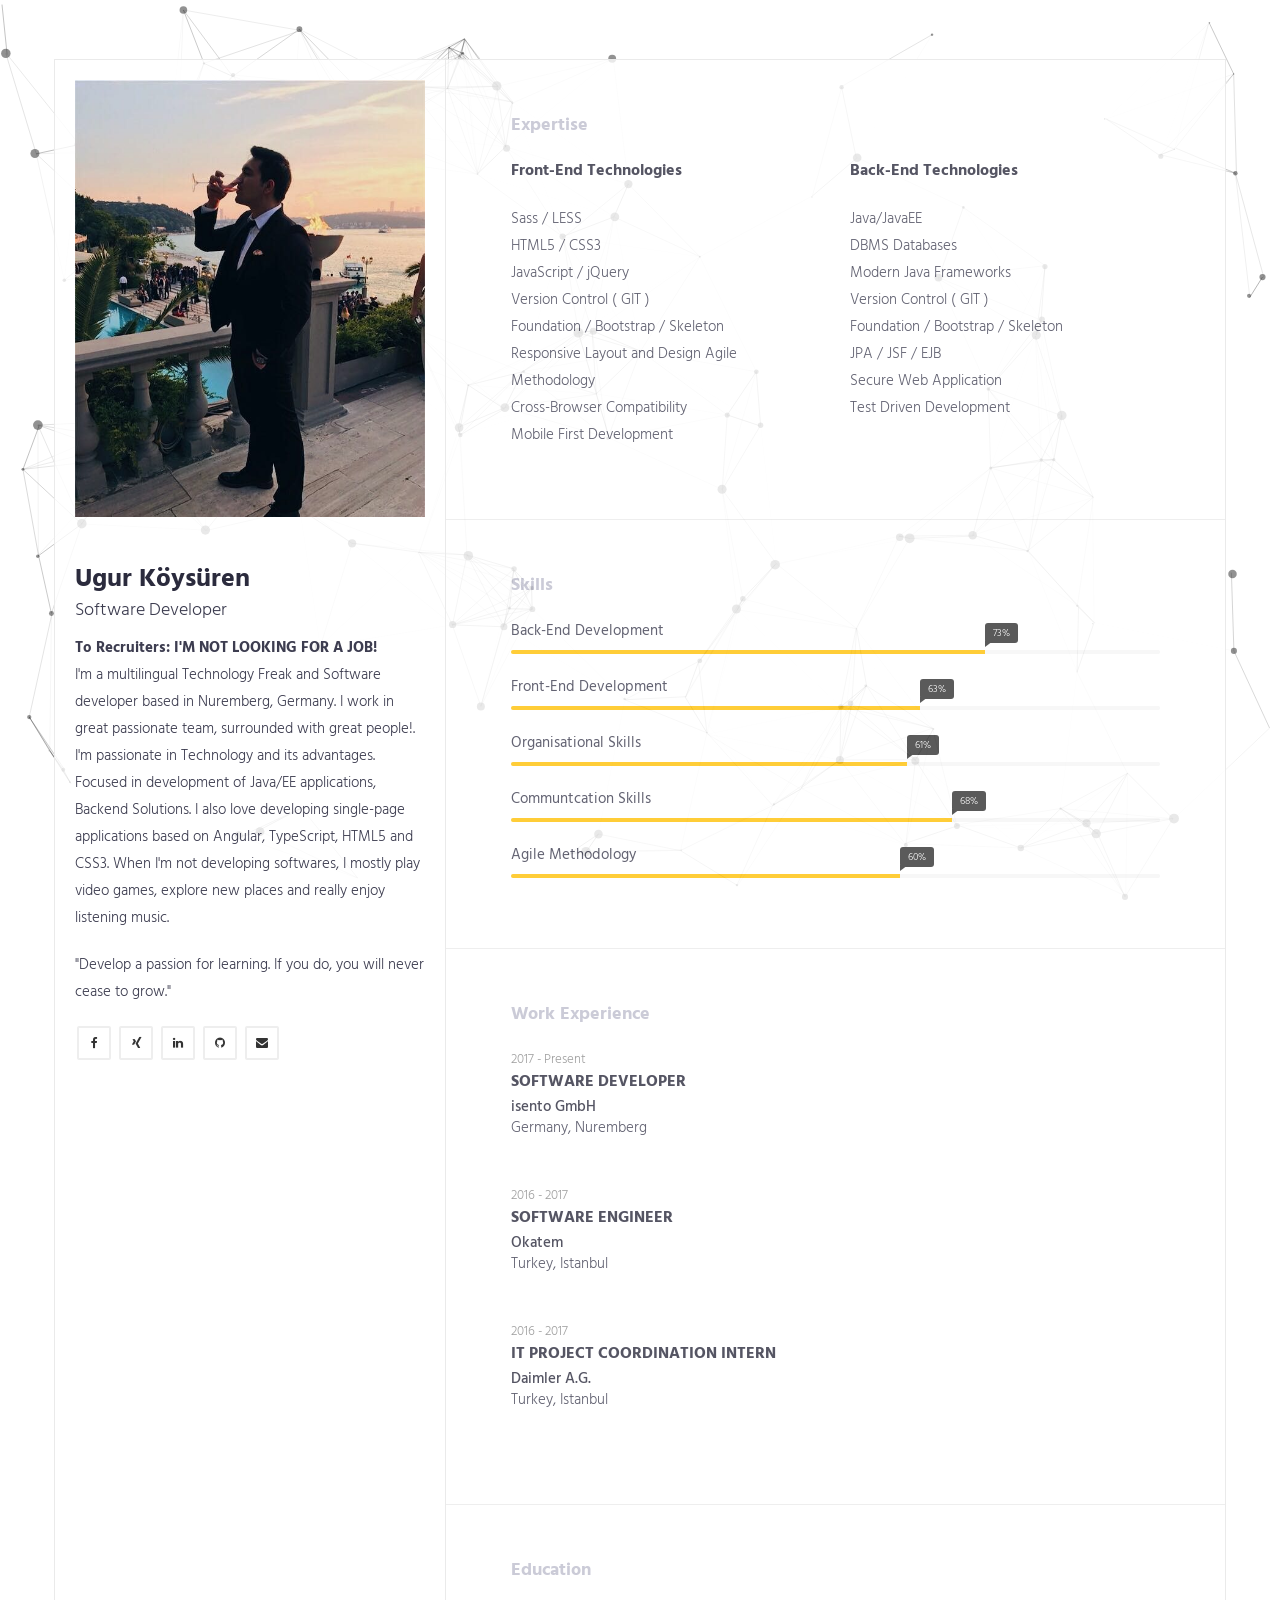
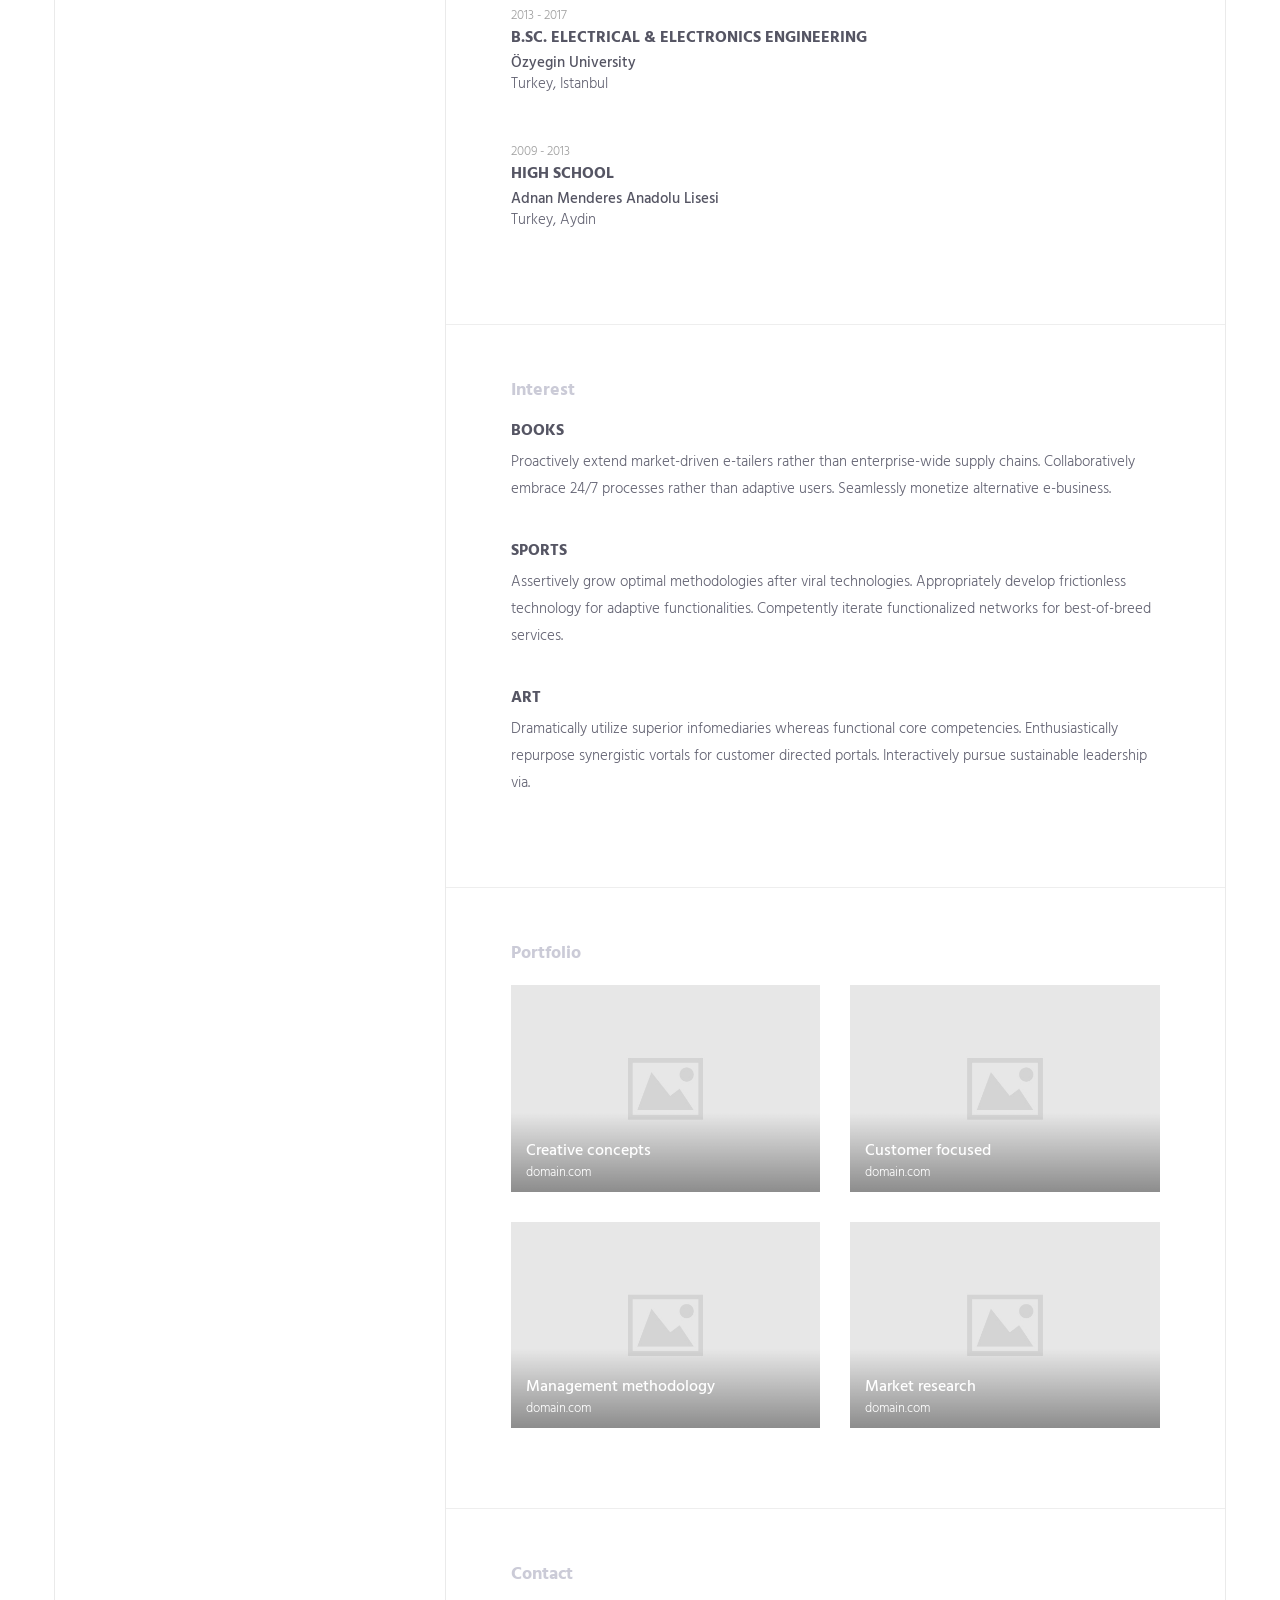
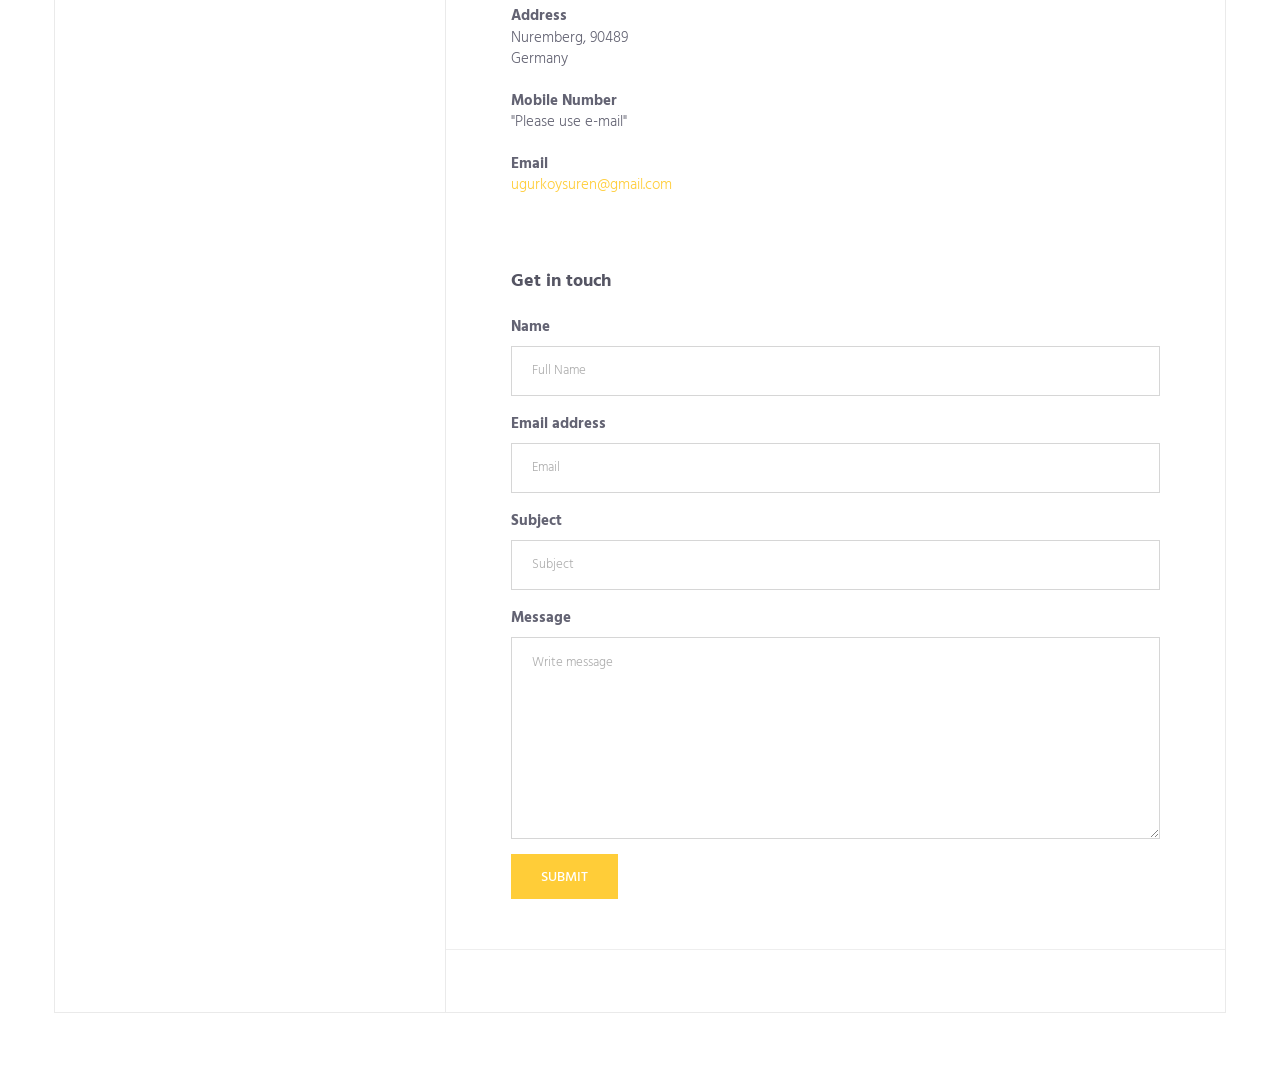
<file: index.html>
<!DOCTYPE html>
<html>

<head>
    <meta charset="utf-8">
    <meta http-equiv="X-UA-Compatible" content="IE=edge">
    <meta name="viewport" content="width=device-width, initial-scale=1">
    <!-- The above 3 meta tags *must* come first in the head; any other head content must come *after* these tags -->
    <title>Ugur Koysuren - Software Developer</title>

    <!-- favicon -->
    <link href="favicon.png" rel=icon>

    <!-- web-fonts -->
    <link href="https://fonts.googleapis.com/css?family=Hind:300,400,500,600,700" rel="stylesheet">

    <!-- font-awesome -->
    <link href="css/font-awesome.min.css" rel="stylesheet">

    <!-- Bootstrap -->
    <link href="css/bootstrap.min.css" rel="stylesheet">

    <!-- Style CSS -->
    <link href="css/style.css" rel="stylesheet">

    <!-- HTML5 shim and Respond.js for IE8 support of HTML5 elements and media queries -->
    <!-- WARNING: Respond.js doesn't work if you view the page via file:// -->
    <!--[if lt IE 9]>
    <script src="https://oss.maxcdn.com/html5shiv/3.7.2/html5shiv.min.js"></script>
    <script src="https://oss.maxcdn.com/respond/1.4.2/respond.min.js"></script>
    <![endif]-->


</head>

<body id="page-top" data-spy="scroll" data-target=".navbar">


    <div id="main-wrapper">
        <!-- Page Preloader -->
        <div id="preloader">
            <div id="status">
                <div class="status-mes"></div>
            </div>
        </div>

        <div class="columns-block container" style="z-index: 100;position: relative;">
            <div class="left-col-block blocks">
                <header class="header theiaStickySidebar">
                    <div class="profile-img">
                        <img src="img/img-profile.jpg" class="img-responsive" alt="" />
                    </div>
                    <div class="content">
                        <h1>Ugur Köysüren</h1>
                        <span class="lead">Software Developer</span>

                        <div class="about-text">
                            <p>
                                    <strong>
                                            To Recruiters: I'M NOT LOOKING FOR A JOB!
                                         </strong>
                                        </br>
                                I'm a multilingual Technology Freak and Software developer based in Nuremberg, Germany. 
                                I work in great passionate team, surrounded with great people!. I'm passionate in Technology and
                                its advantages. Focused in development of Java/EE applications, Backend Solutions. I also
                                love developing single-page applications based on Angular, TypeScript, HTML5 and CSS3. When
                                I'm not developing softwares, I mostly play video games, explore new places and really enjoy
                                listening music.</br>
                               
                            </p>
                            <p>"Develop a passion for learning. If you do, you will never cease to grow."</p>
                            <!--  <p>
                                <img src="img/Signature.png" alt="" class="img-responsive" />
                            </p> -->
                        </div>
                        <ul class="social-icon">
                            <li>
                                <a href="https://www.facebook.com/koysurenugur">
                                    <i class="fa fa-facebook" aria-hidden="true"></i>
                                </a>
                            </li>
                            <li>
                                <a href="https://www.xing.com/profile/Ugur_Koeysueren">
                                    <i class="fa fa-xing " aria-hidden="true"></i>
                                </a>
                            </li>
                            <li>
                                <a href="https://www.linkedin.com/in/koysurenugur/">
                                    <i class="fa fa-linkedin" aria-hidden="true"></i>
                                </a>
                            </li>
                            <li>
                                <a href="https://github.com/ugurkoysuren">
                                    <i class="fa fa-github" aria-hidden="true"></i>
                                </a>
                            </li>
                            <li>
                                <a href="mailto:ugurkoysuren@gmail.com?Subject=Hello">
                                    <i class="fa fa-envelope" aria-hidden="true"></i>
                                </a>
                            </li>
                        </ul>
                    </div>

                </header>
                <!-- .header-->
            </div>
            <!-- .left-col-block -->


            <div class="right-col-block blocks">
                <div class="theiaStickySidebar">
                    <section class="expertise-wrapper section-wrapper gray-bg">
                        <div class="container-fluid">
                            <div class="row">
                                <div class="col-md-12">
                                    <div class="section-title">
                                        <h2>Expertise</h2>
                                    </div>
                                </div>
                            </div>
                            <!-- .row -->

                            <div class="row">
                                <div class="col-md-6">
                                    <div class="expertise-item">
                                        <h3> Front-End Technologies</h3>
                                        <p>
                                            <ul>
                                                <li>Sass / LESS </li>
                                                <li>HTML5 / CSS3 </li>
                                                <li>JavaScript / jQuery </li>
                                                <li>Version Control ( GIT )</li>
                                                <li>Foundation / Bootstrap / Skeleton</li>
                                                <li>Responsive Layout and Design Agile Methodology</li>
                                                <li>Cross-Browser Compatibility</li>
                                                <li>Mobile First Development</li>
                                            </ul>
                                        </p>
                                    </div>
                                </div>
                                <div class="col-md-6">
                                    <div class="expertise-item">
                                        <h3>Back-End Technologies </h3>
                                        <p>
                                            <ul>
                                                <li>Java/JavaEE</li>
                                                <li>DBMS Databases</li>
                                                <li>Modern Java Frameworks</li>
                                                <li>Version Control ( GIT )</li>
                                                <li>Foundation / Bootstrap / Skeleton</li>
                                                <li>JPA / JSF / EJB</li>
                                                <li>Secure Web Application</li>
                                                <li>Test Driven Development</li>
                                            </ul>
                                        </p>
                                    </div>
                                </div>
                            </div>
                            <!-- <div class="row">
                                <div class="col-md-6">
                                    <div class="expertise-item">
                                        <h3>Interactively incubate</h3>

                                        <p>
                                            Interactively myocardinate high standards in initiatives rather than next-generation.
                                        </p>
                                    </div>
                                </div>

                                <div class="col-md-6">
                                    <div class="expertise-item">
                                        <h3>Globally streamline</h3>

                                        <p>
                                            Dynamically initiate client-based convergence vis-a-vis performance based. </p>
                                    </div>
                                </div>

                            </div>
 -->

                        </div>
                    </section>
                    <!-- .expertise-wrapper -->

                    <section class="section-wrapper skills-wrapper">
                        <div class="container-fluid">
                            <div class="row">
                                <div class="col-md-12">
                                    <div class="section-title">
                                        <h2>Skills</h2>
                                    </div>
                                </div>

                            </div>
                            <div class="row">
                                <div class="col-md-12">
                                    <div class="progress-wrapper">

                                        <div class="progress-item">
                                            <span class="progress-title">Back-End Development</span>

                                            <div class="progress">
                                                <div class="progress-bar" role="progressbar" aria-valuenow="62" aria-valuemin="0" aria-valuemax="100" style="width: 73%">
                                                    <span class="progress-percent"> 73%</span>
                                                </div>
                                            </div>
                                            <!-- .progress -->
                                        </div>
                                        <!-- .skill-progress -->


                                        <div class="progress-item">
                                            <span class="progress-title">Front-End Development</span>

                                            <div class="progress">
                                                <div class="progress-bar" role="progressbar" aria-valuenow="90" aria-valuemin="0" aria-valuemax="100" style="width: 63%">
                                                    <span class="progress-percent"> 63%</span>
                                                </div>
                                            </div>
                                            <!-- /.progress -->
                                        </div>
                                        <!-- /.skill-progress -->


                                        <div class="progress-item">
                                            <span class="progress-title">Organisational Skills</span>

                                            <div class="progress">
                                                <div class="progress-bar" role="progressbar" aria-valuenow="75" aria-valuemin="0" aria-valuemax="100" style="width: 61%;">
                                                    <span class="progress-percent"> 61%</span>
                                                </div>
                                            </div>
                                            <!-- /.progress -->
                                        </div>
                                        <!-- /.skill-progress -->

                                        <div class="progress-item">
                                            <span class="progress-title">Communtcation Skills</span>

                                            <div class="progress">
                                                <div class="progress-bar" role="progressbar" aria-valuenow="55" aria-valuemin="0" aria-valuemax="100" style="width: 68%;">
                                                    <span class="progress-percent"> 68%</span>
                                                </div>
                                            </div>
                                            <!-- /.progress -->
                                        </div>
                                        <!-- /.skill-progress -->
                                        <div class="progress-item">
                                            <span class="progress-title">Agile Methodology</span>

                                            <div class="progress">
                                                <div class="progress-bar" role="progressbar" aria-valuenow="55" aria-valuemin="0" aria-valuemax="100" style="width: 60%;">
                                                    <span class="progress-percent"> 60%</span>
                                                </div>
                                            </div>
                                            <!-- .progress -->
                                        </div>
                                        <!-- .skill-progress -->

                                    </div>
                                    <!-- /.progress-wrapper -->
                                </div>
                            </div>
                            <!--.row -->
                        </div>
                        <!-- .container-fluid -->
                    </section>
                    <!-- .skills-wrapper -->

                    <section class="section-wrapper section-experience gray-bg">
                        <div class="container-fluid">
                            <div class="row">
                                <div class="col-md-12">
                                    <div class="section-title">
                                        <h2>Work Experience</h2>
                                    </div>
                                </div>
                            </div>
                            <!--.row-->
                            <div class="row">
                                <div class="col-md-12">
                                    <div class="content-item">
                                        <small>2017 - Present</small>
                                        <h3>Software Developer</h3>
                                        <h4>isento GmbH</h4>

                                        <p>Germany, Nuremberg</p>
                                    </div>
                                    <!-- .experience-item -->
                                    <div class="content-item">
                                        <small>2016 - 2017</small>
                                        <h3>Software Engineer</h3>
                                        <h4>Okatem</h4>

                                        <p>Turkey, Istanbul</p>
                                    </div>
                                    <!-- .experience-item -->
                                    <div class="content-item">
                                        <small>2016 - 2017</small>
                                        <h3>IT Project Coordination Intern</h3>
                                        <h4>Daimler A.G.</h4>

                                        <p>Turkey, Istanbul</p>
                                    </div>
                                    <!-- .experience-item -->
                                </div>
                            </div>
                            <!--.row-->
                        </div>
                        <!-- .container-fluid -->

                    </section>
                    <!-- .section-experience -->

                    <section class="section-wrapper section-education">
                        <div class="container-fluid">
                            <div class="row">
                                <div class="col-md-12">
                                    <div class="section-title">
                                        <h2>Education</h2>
                                    </div>
                                </div>
                            </div>
                            <!--.row-->
                            <div class="row">
                                <div class="col-md-12">
                                    <div class="content-item">
                                        <small>2013 - 2017</small>
                                        <h3>B.Sc. Electrical & Electronics Engineering</h3>
                                        <h4>Özyegin University</h4>

                                        <p>Turkey, Istanbul</p>
                                    </div>
                                    <!-- .experience-item -->
                                    <div class="content-item">
                                        <small>2009 - 2013</small>
                                        <h3>High School</h3>
                                        <h4>Adnan Menderes Anadolu Lisesi</h4>
                                        <p>Turkey, Aydin</p>
                                    </div>
                                    <!-- .experience-item -->


                                    <!-- <div class="content-item">
                                        <small>2002 - 2006</small>
                                        <h3>BA (Hons) Design</h3>
                                        <h4>University of Michigan</h4>

                                        <p>United Kingdom, London</p>
                                    </div> -->
                                    <!-- .experience-item -->
                                </div>
                            </div>
                            <!--.row-->
                        </div>
                        <!-- .container-fluid -->

                    </section>
                    <!-- .section-education -->

                    <section class="section-wrapper section-interest gray-bg">
                        <div class="container-fluid">
                            <div class="row">
                                <div class="col-md-12">
                                    <div class="section-title">
                                        <h2>Interest</h2>
                                    </div>
                                </div>
                            </div>
                            <!-- .row -->

                            <div class="row">
                                <div class="col-md-12">
                                    <div class="content-item">
                                        <h3>Books</h3>

                                        <p>Proactively extend market-driven e-tailers rather than enterprise-wide supply chains.
                                            Collaboratively embrace 24/7 processes rather than adaptive users. Seamlessly
                                            monetize alternative e-business.</p>
                                    </div>
                                    <div class="content-item">
                                        <h3>Sports</h3>

                                        <p>Assertively grow optimal methodologies after viral technologies. Appropriately develop
                                            frictionless technology for adaptive functionalities. Competently iterate functionalized
                                            networks for best-of-breed services.</p>

                                    </div>
                                    <div class="content-item">
                                        <h3>Art</h3>

                                        <p>Dramatically utilize superior infomediaries whereas functional core competencies.
                                            Enthusiastically repurpose synergistic vortals for customer directed portals.
                                            Interactively pursue sustainable leadership via.</p>
                                    </div>
                                </div>
                            </div>
                            <!-- .row -->

                        </div>
                    </section>
                    <!-- .section-publications -->

                    <section class="section-wrapper portfolio-section">
                        <div class="container-fluid">
                            <div class="row">
                                <div class="col-md-12">
                                    <div class="section-title">
                                        <h2>Portfolio</h2>
                                    </div>
                                </div>
                            </div>
                            <div class="row">
                                <div class="col-md-6">
                                    <a class="portfolio-item" href="#">
                                        <div class="portfolio-thumb">
                                            <img src="img/portfolio-1.jpg" alt="">
                                        </div>

                                        <div class="portfolio-info">
                                            <h3>Creative concepts</h3>
                                            <small>domain.com</small>
                                        </div>
                                        <!-- portfolio-info -->
                                    </a>
                                    <!-- .portfolio-item -->
                                </div>
                                <div class="col-md-6">
                                    <a class="portfolio-item" href="#">
                                        <div class="portfolio-thumb">
                                            <img src="img/portfolio-2.jpg" alt="">
                                        </div>

                                        <div class="portfolio-info">
                                            <h3>Customer focused</h3>
                                            <small>domain.com</small>
                                        </div>
                                        <!-- portfolio-info -->
                                    </a>
                                    <!-- .portfolio-item -->
                                </div>
                                <div class="col-md-6">
                                    <a class="portfolio-item" href="#">
                                        <div class="portfolio-thumb">
                                            <img src="img/portfolio-3.jpg" alt="">
                                        </div>

                                        <div class="portfolio-info">
                                            <h3>Management methodology</h3>
                                            <small>domain.com</small>
                                        </div>
                                        <!-- portfolio-info -->
                                    </a>
                                    <!-- .portfolio-item -->
                                </div>
                                <div class="col-md-6">
                                    <a class="portfolio-item" href="#">
                                        <div class="portfolio-thumb">
                                            <img src="img/portfolio-4.jpg" alt="">
                                        </div>

                                        <div class="portfolio-info">
                                            <h3>Market research</h3>
                                            <small>domain.com</small>
                                        </div>
                                        <!-- portfolio-info -->
                                    </a>
                                    <!-- .portfolio-item -->
                                </div>

                            </div>
                            <!-- /.row -->
                        </div>
                    </section>
                    <!-- .portfolio -->

                    <section class="section-contact section-wrapper gray-bg">
                        <div class="container-fluid">
                            <div class="row">
                                <div class="col-md-12">
                                    <div class="section-title">
                                        <h2>Contact</h2>
                                    </div>
                                </div>
                            </div>
                            <!--.row-->
                            <div class="row">
                                <div class="col-md-12">
                                    <address>
                                        <strong>Address</strong>
                                        <br> Nuremberg, 90489
                                        <br> Germany

                                    </address>
                                    <!--    <address>
                                        <strong></strong>
                                        <br> 
                                    </address> -->

                                    <address>
                                        <strong>Mobile Number</strong>
                                        <br> "Please use e-mail"
                                    </address>


                                    <address>
                                        <strong>Email</strong>
                                        <br>
                                        <a href="mailto:#">ugurkoysuren@gmail.com</a>
                                    </address>
                                </div>
                            </div>
                            <!--.row-->
                            <div class="row">
                                <div class="col-md-12">
                                    <div class="feedback-form">
                                        <h2>Get in touch</h2>

                                        <form id="contactForm" action="sendemail.php" method="POST">
                                            <div class="form-group">
                                                <label for="InputName">Name</label>
                                                <input type="text" name="name" required="" class="form-control" id="InputName" placeholder="Full Name">
                                            </div>
                                            <div class="form-group">
                                                <label for="InputEmail">Email address</label>
                                                <input type="email" name="email" required="" class="form-control" id="InputEmail" placeholder="Email">
                                            </div>
                                            <div class="form-group">
                                                <label for="InputSubject">Subject</label>
                                                <input type="text" name="subject" class="form-control" id="InputSubject" placeholder="Subject">
                                            </div>
                                            <div class="form-group">
                                                <label for="message-text" class="control-label">Message</label>
                                                <textarea class="form-control" rows="4" required="" name="message" id="message-text" placeholder="Write message"></textarea>
                                            </div>

                                            <button type="submit" class="btn btn-primary">Submit</button>
                                        </form>
                                    </div>
                                    <!-- .feedback-form -->


                                </div>
                            </div>
                        </div>
                        <!--.container-fluid-->
                    </section>
                    <!--.section-contact-->

                    <footer class="footer">
                        <div class="copyright-section">
                            <div class="container-fluid">
                                <div class="row">
                                    <div class="col-md-12">

                                        </div>
                                    </div>
                                </div>
                                <!--.row-->
                            </div>
                            <!-- .container-fluid -->
                        </div>
                        <!-- .copyright-section -->
                    </footer>
                    <!-- .footer -->
                </div>
                <!-- Sticky -->
            </div>
            <!-- .right-col-block -->
        </div>
        <!-- .columns-block -->
    </div>
    <!-- #main-wrapper -->
    <!-- jquery -->
    <script src="js/jquery-2.1.4.min.js"></script>

    <!-- Bootstrap -->
    <script src="js/bootstrap.min.js"></script>
    <script src="js/theia-sticky-sidebar.js"></script>
    <script src="js/scripts.js"></script>

    <div id="particles-js"></div>
    <script type="text/javascript" src="js/particles.js"></script>
    <script type="text/javascript" src="js/app.js"></script>

</body>

</html>
</file>
<file: css/style.css>
/*
Template Name: Resumex
Description: HTML5 / CSS3 One Page
Version: 1.0
Author: themehippo.com
*/

/*------------------------------------------------------------------
# [Color codes]

# Body  (text): #3a4750
# Heading Color #444444
# Theme Color (link color) #82b541
# Mid grey (sub header) #f4f4f4
# -------------------------------------------------------------------*/

body {
    font-family : 'Hind', sans-serif;
    font-size   : 15px;
    line-height : 1.8em;
    color       : #3d3d50;
    font-weight : 300;
    margin: 0;
    padding: 0;
    height: 100vh;
    }


/* --------------------------------------
 * Global Typography
 *------------------------------------------*/

h1, h2, h3, h4, h5, h6 {
    margin : 0 0 15px;
    color  : #2b2b3d;
    }

h1 {
    font-size   : 26px;
    line-height : 1.8em;
    font-weight : 700;
    }

h2 {
    font-size   : 18px;
    line-height : 1.8em;
    font-weight : 700;
    }

h3 {
    font-size   : 16px;
    line-height : 1.8em;
    font-weight : 500;
    }

h4 {
    font-size   : 15px;
    line-height : 1.8em;
    font-weight : 500;
    }

h5 {
    font-size   : 15px;
    line-height : 1.5em;
    font-weight : 500;
    }

h6 {
    font-size   : 15px;
    line-height : 1.5em;
    }

/* --------------------------------------
 * LINK STYLE
 *------------------------------------------*/
a {
    color              : #FFC107;
    text-decoration    : none;
    -webkit-transition : all 0.3s ease 0s;
    -moz-transition    : all 0.3s ease 0s;
    -o-transition      : all 0.3s ease 0s;
    transition         : all 0.3s ease 0s;
    }

a,
a:active,
a:focus,
a:active {
    text-decoration : none;
    outline         : none
    }

a:hover,
a:focus {
    text-decoration : none;
    color           : #ff9800;
    }

p {
    margin-bottom : 20px;
    }

ul {
    margin     : 0;
    padding    : 0;
    list-style : none;
    }

/*------------------
 * Button Style
 *------------------*/
.btn {
    padding        : 14px 30px 11px;
    margin-bottom  : 0;
    font-size      : 14px;
    font-weight    : 500;
    border-radius  : 0;
    border         : 0;
    text-transform : uppercase;
    }

.btn-lg {
    font-weight : 700;
    font-size   : 24px;
    padding     : 15px 30px;
    }

/*btn-primary*/
.btn-primary {
    background-color : #FFC107;
    }

.btn-primary:hover,
.btn-primary:focus,
.btn-primary:active:focus {
    background : #ff9800;
    }

/*btn-default*/
.btn-default {
    color            : #2a54f5;
    background-color : transparent;
    border           : 2px solid #2a54f5;
    }

.btn-default:hover,
.btn-default:focus,
.btn-default:active:focus {
    background   : #2a54f5;
    color        : #ffffff;
    border-color : #2a54f5;
    }

button:focus,
.btn:focus,
.btn:active:focus {
    outline : none;
    }

/* --------------------
 * Column Block
 * -------------------*/

.columns-block {
    display                : -webkit-flex;
    display                : flex;
    -webkit-flex-direction : row;
    flex-direction         : row;
    margin                 : 60px auto;
    padding                : 0;
    box-shadow             : 0 0 0 1px #eaeaea;
    }

.blocks {
    box-sizing : border-box;
    }

.left-col-block {
    overflow     : hidden;
    -webkit-flex : 1 0 0;
    flex         : 1 0 0;
    position     : relative;
    background   : rgba(255, 255, 255, .8);
    border-right : 1px solid #eaeaea;
    }

.right-col-block {
    -webkit-flex : 2 0 0;
    flex         : 2 0 0;
    position     : relative;
    background   : #ffffff;
    opacity: 0.8;
    }

@media (max-width : 768px) {

    .columns-block {
        display    : block;
        margin     : 0;
        box-shadow : none;
        }

    .left-col-block {
        width    : 100%;
        position : relative;
        border   : 0;
        }

    .right-col-block {
        width      : 100%;
        position   : relative;
        box-shadow : none;
        }
    }

@media (min-width : 769px) and (max-width : 1024px) {
    .columns-block {
        margin-top    : 30px;
        margin-bottom : 30px;
        }
    }

/* --------------------
 * Section Background
 * -------------------*/

.gray-bg {
    background-color : #ffffff;
    }

/* --------------------
 *  main Wrapper
 * -------------------*/
#main-wrapper {
    overflow : hidden;
    }

/*-------------------
 * Section Wrapper
 *-------------------*/
.section-wrapper {
    padding       : 50px;
    border-bottom : 1px solid #eaeaea;
    }

@media (max-width : 480px) {
    .section-wrapper {
        padding : 30px 20px;
        }
    }

/*---------------------------
* Section Title
*---------------------------*/
.section-title {
    margin-bottom : 15px;
    }

.section-title h2 {
    margin-bottom : 5px;
    color         : #bebece;
    }

/*-----------------------------
 * NAVIGATION & HEADER STYLE
 *-----------------------------*/

.header {
    padding  : 20px !important;
    margin   : 0;
    position : relative;
    }

.header .profile-img {
    margin-bottom : 50px;
    }

.header .content-wrapper {

    }

.header .content {
    width  : 100%;
    margin : 0 auto;
    }

.header .content h1 {
    line-height : 1;
    margin      : 0 0 5px;
    }

.header .content .lead {
    font-size : 18px;
    }

.header .content .about-text {
    margin : 10px 0;
    }

.header .btn {
    margin-top : 40px;
    }

@media (max-width : 768px) {
    .header {
        padding       : 0;
        text-align    : center;
        border-bottom : 1px solid #ededed;
        }

    .header img {
        margin : 0 auto;
        }

    .header .content {
        padding : 50px;
        }
    }

/* Header Sticky */

.sticky {
    position : -webkit-sticky;
    position : sticky;
    top      : 0;
    }

/*-------------------
 * Social Icon
 *-------------------*/

.social-icon {
    margin  : 20px 0;
    padding : 0;
    display : block;
    }

.social-icon li {
    display : inline-block;
    margin  : 0 2px;
    }

.social-icon li a {
    display       : block;
    font-size     : 12px;
    color         : #333333;
    width         : 34px;
    height        : 34px;
    line-height   : 33px;
    text-align    : center;
    border-radius : 2px;
    border        : 2px solid #eeeeee;
    }

.social-icon li a:hover {
    border-color : #cccccc;
    }

/*-------------------
 * Expertise
 *-------------------*/
.expertise-item {
    margin-bottom : 20px;
    }

.expertise-item h3 {
    margin-bottom : 5px;
    font-weight   : 700;
    }

/*-------------------
 * Skills Progressbar
 *-------------------*/

.progress-item {
    position : relative;
    }

.progress-item .progress-title {
    font-size     : 15px;
    font-weight   : 400;
    display       : inline-block;
    margin-bottom : 5px;
    }

.progress-item .progress {
    height        : 4px;
    box-shadow    : none;
    border-radius : 5px;
    }

.progress-item .progress-bar {
    background-color : #FFC107;
    box-shadow       : none;
    text-align       : right;
    }

.progress-item .progress-percent {
    font-size        : 10px;
    background-color : #313131;
    position         : absolute;
    top              : 5px;
    padding          : 0 8px;
    border-radius    : 3px;
    }

.progress-item .progress-percent::before {
    content      : "";
    position     : absolute;
    left         : 0;
    bottom       : -4px;
    border-top   : 6px solid #313131;
    border-right : 8px solid transparent;
    }

/*-------------------
 * Portfolio
 *-------------------*/

.portfolio-item {
    position      : relative;
    display       : block;
    margin-bottom : 30px;
    }

.portfolio-item .portfolio-thumb img {
    height    : auto;
    display   : block;
    max-width : 100%;
    }

.portfolio-item .portfolio-info {
    position   : absolute;
    bottom     : 0;
    padding    : 30px 15px 5px;
    width      : 100%;
    background : -webkit-linear-gradient(
            top,
            transparent 0%,
            rgba(0, 0, 0, 0.5) 100%
    );
    }

.portfolio-item .portfolio-info h3 {
    margin      : 0;
    line-height : 1;
    color       : #ffffff;
    }

.portfolio-item .portfolio-info small {
    color : #ffffff;
    }

.portfolio-item:hover .portfolio-info {
    background : -webkit-linear-gradient(
            top,
            transparent 0%,
            #000 100%
    );
    }

/*-------------------
 * Content Item
 *-------------------*/

.content-item {
    margin-bottom : 40px;
    }

.content-item h3 {
    margin         : 0 0 10px;
    line-height    : 1;
    font-weight    : bold;
    text-transform : uppercase;
    }

.content-item h4 {
    margin      : 0;
    line-height : 1;
    }

.content-item small {
    color : #888888;
    }

/*-------------------
 * Contact
 *-------------------*/

.feedback-form {
    margin-top : 50px;
    }

/*-------------------
 * Form Style
 *-------------------*/
.form-control {
    height        : 50px;
    padding       : 0 20px;
    font-size     : 13px;
    line-height   : 50px;
    color         : #969595;
    border        : 1px solid #cccccc;
    border-radius : 0;
    box-shadow    : none;
    box-sizing    : border-box;
    }

.form-control:focus,
.form-control:active {
    box-shadow : none;
    }

/* --------------------------------------------
 *   Footer
 *---------------------------------------------- */

/* Copyright */

.footer {
    padding : 30px 50px;
    }

.footer .copyright-section {
    font-size : 13px;
    color     : #888888;

    }

.footer .copyright-section .copytext {
    font-weight : 400;
    display     : block;
    }

@media (max-width : 480px) {
    .footer {
        padding : 10px 20px;
        }
    }

/* ---------------------------------------------- /*
 * Preloader
/* ---------------------------------------------- */
#preloader {
    background : rgba(255, 255, 255,.8);
    bottom     : 0;
    left       : 0;
    position   : fixed;
    right      : 0;
    top        : 0;
    z-index    : 9999;
    }

#status,
.status-mes {
    background-image    : url(../img/preloader.svg);
    background-position : center;
    background-repeat   : no-repeat;
    height              : 200px;
    left                : 50%;
    margin              : -100px 0 0 -100px;
    position            : absolute;
    top                 : 50%;
    width               : 200px;
    }

.status-mes {
    background : none;
    left       : 0;
    margin     : 0;
    text-align : center;
    top        : 65%;
}

#particles-js {
    position: fixed;
    z-index: 50;
    width: 100%;
    height: 100%;
    top: 0;
    left: 0;
    color: red;
  }
</file>
